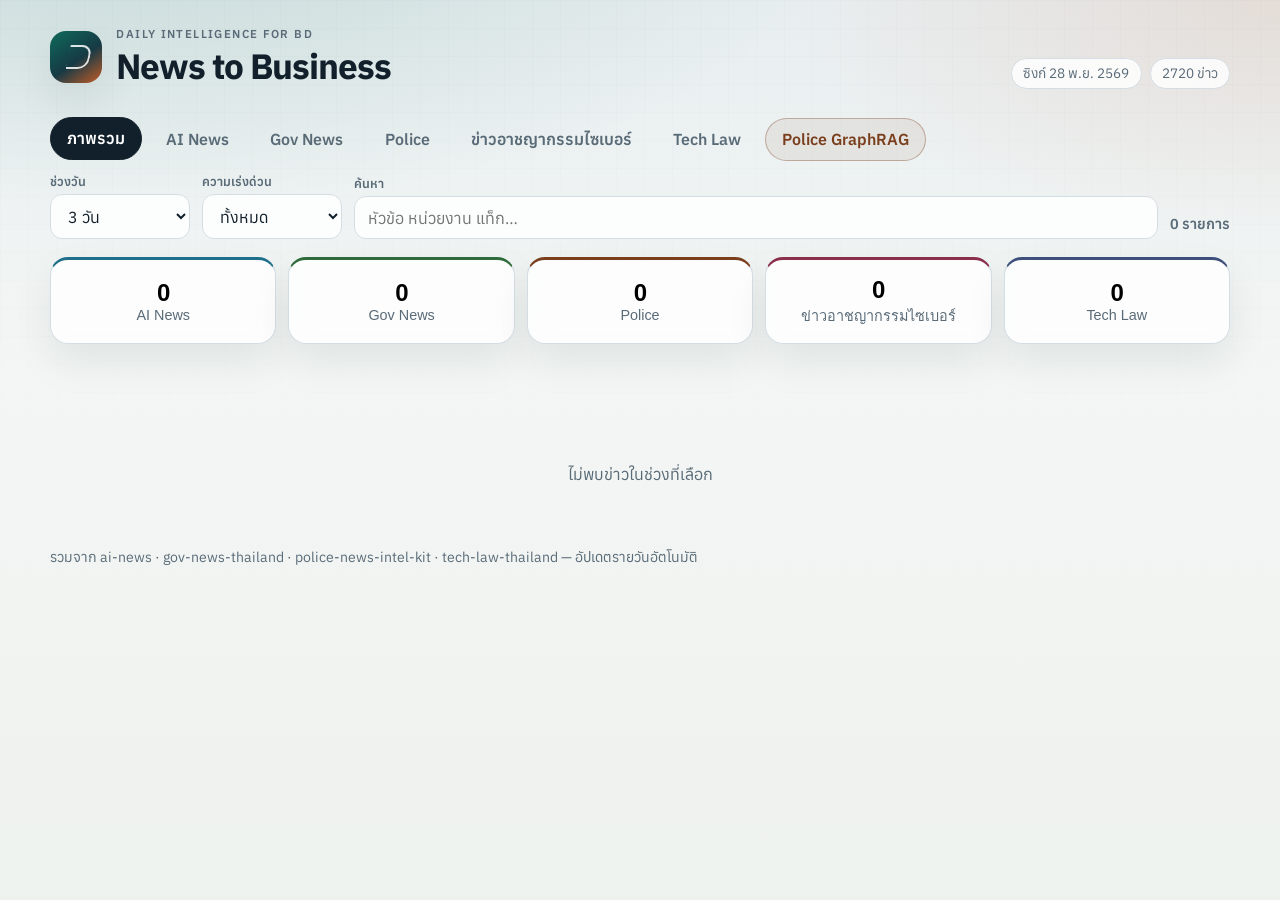
<file: index.html>
<!DOCTYPE html>
<html lang="th">
<head>
  <meta charset="UTF-8" />
  <meta name="viewport" content="width=device-width, initial-scale=1" />
  <meta http-equiv="Cache-Control" content="no-cache, no-store, must-revalidate" />
  <meta name="description" content="News to Business — รวมข่าว AI ภาครัฐ ตำรวจ และกฎหมายเทคโนโลยี เพื่อโอกาสทางธุรกิจ" />
  <title>News to Business</title>
  <link rel="preconnect" href="https://fonts.googleapis.com" />
  <link rel="preconnect" href="https://fonts.gstatic.com" crossorigin />
  <link href="https://fonts.googleapis.com/css2?family=Anuphan:wght@400;500;600;700&family=IBM+Plex+Sans:wght@400;500;600;700&display=swap" rel="stylesheet" />
  <link rel="stylesheet" href="assets/css/site.css?v=20261118c" />
</head>
<body>
  <div class="bg-grid" aria-hidden="true"></div>

  <header class="site-header">
    <div class="wrap header-row">
      <div class="brand">
        <span class="brand-mark" aria-hidden="true"></span>
        <div class="brand-text">
          <p class="brand-kicker">Daily intelligence for BD</p>
          <h1>News to Business</h1>
        </div>
      </div>
      <div class="header-meta">
        <span class="meta-pill" id="syncStamp">กำลังโหลด…</span>
        <span class="meta-pill" id="totalCount">— ข่าว</span>
      </div>
    </div>
  </header>

  <nav class="topic-tabs wrap" aria-label="หัวข้อข่าว">
    <button type="button" class="topic-tab is-active" data-topic="all">ภาพรวม</button>
    <button type="button" class="topic-tab" data-topic="ai">AI News</button>
    <button type="button" class="topic-tab" data-topic="gov">Gov News</button>
    <button type="button" class="topic-tab" data-topic="police">Police</button>
    <button type="button" class="topic-tab" data-topic="police-cyber">ข่าวอาชญากรรมไซเบอร์</button>
    <button type="button" class="topic-tab" data-topic="tech-law">Tech Law</button>
    <a class="topic-tab topic-link" href="./police-intel.html">Police GraphRAG</a>
  </nav>

  <section class="toolbar wrap">
    <label class="field">
      <span>ช่วงวัน</span>
      <select id="rangeSelect">
        <option value="1">วันนี้</option>
        <option value="3" selected>3 วัน</option>
        <option value="7">7 วัน</option>
        <option value="14">14 วัน</option>
        <option value="30">30 วัน</option>
        <option value="all">ทั้งหมด</option>
      </select>
    </label>
    <label class="field">
      <span>ความเร่งด่วน</span>
      <select id="urgencySelect">
        <option value="all">ทั้งหมด</option>
        <option value="high">High</option>
        <option value="medium">Medium</option>
        <option value="low">Low</option>
      </select>
    </label>
    <label class="field grow">
      <span>ค้นหา</span>
      <input id="searchInput" type="search" placeholder="หัวข้อ หน่วยงาน แท็ก…" autocomplete="off" />
    </label>
    <p class="result-count" id="resultCount">0 รายการ</p>
  </section>

  <main class="wrap">
    <section class="overview-strip" id="overviewStrip" hidden></section>
    <section class="card-grid" id="cardGrid" aria-live="polite"></section>
    <p class="empty" id="emptyMsg" hidden>ไม่พบข่าวในช่วงที่เลือก</p>
  </main>

  <dialog class="detail-dialog" id="detailDialog">
    <form method="dialog" class="detail-sheet">
      <header class="detail-head">
        <p class="detail-topic" id="detailTopic"></p>
        <button type="submit" class="detail-close" aria-label="ปิด">×</button>
      </header>
      <h2 id="detailTitle"></h2>
      <p class="detail-meta" id="detailMeta"></p>
      <div class="detail-body" id="detailBody"></div>
      <p class="detail-link" id="detailLink"></p>
    </form>
  </dialog>

  <footer class="site-footer wrap">
    <p>รวมจาก ai-news · gov-news-thailand · police-news-intel-kit · tech-law-thailand — อัปเดตรายวันอัตโนมัติ</p>
  </footer>

  <script src="js/app.js?v=20261118c"></script>
</body>
</html>
</file>
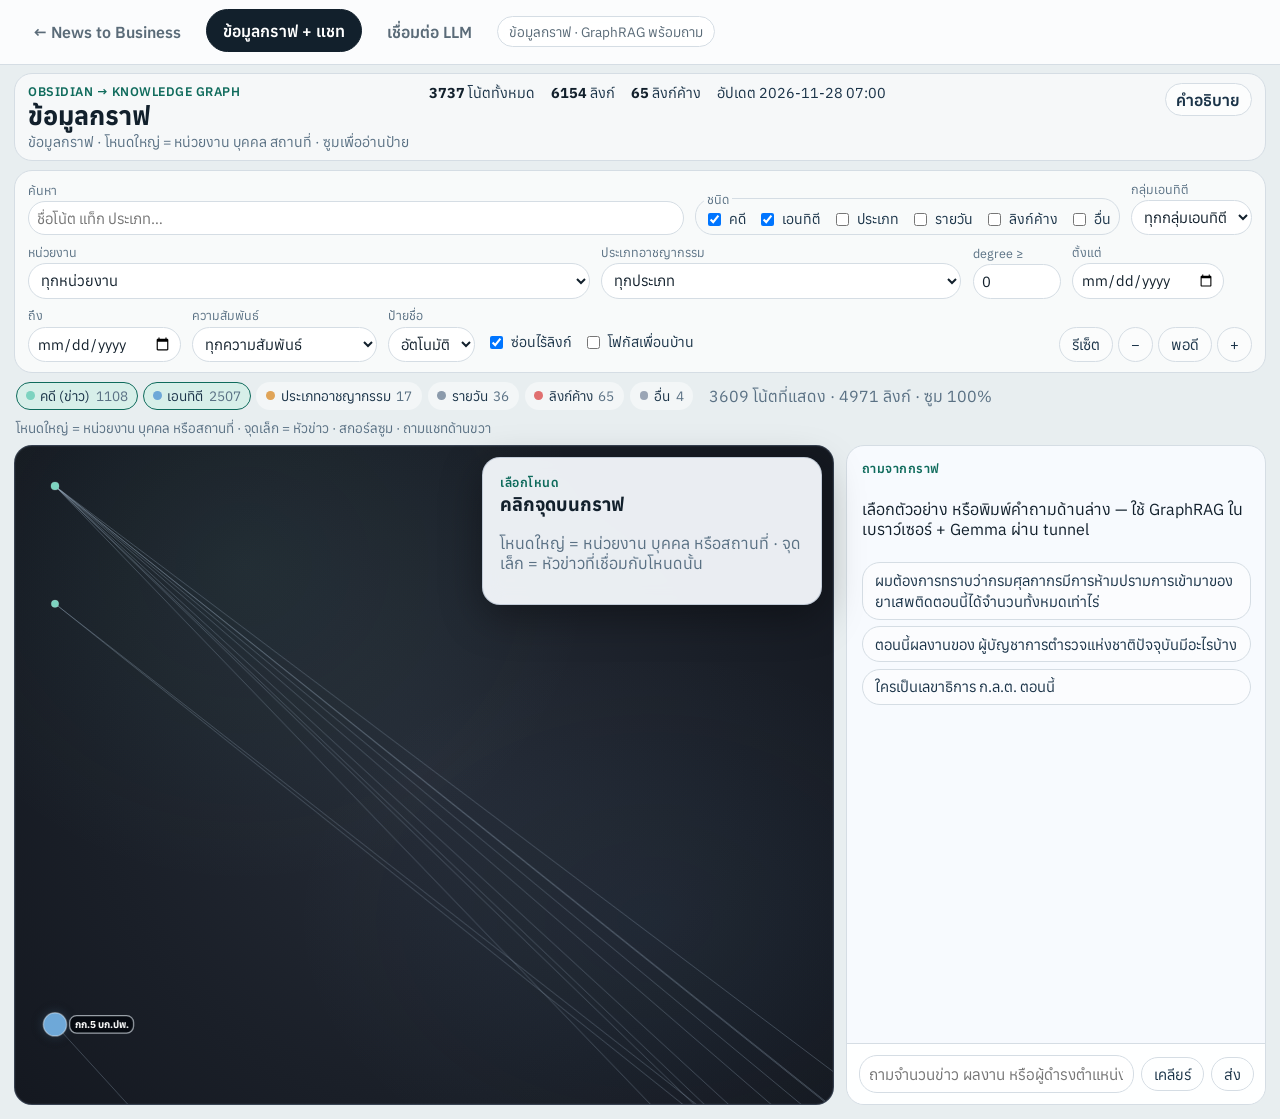
<file: police-intel.html>
<!DOCTYPE html>
<html lang="th">
<head>
  <meta charset="utf-8" />
  <meta name="viewport" content="width=device-width, initial-scale=1" />
  <meta http-equiv="Cache-Control" content="no-cache, no-store, must-revalidate" />
  <title>Police GraphRAG — News to Business</title>
  <link rel="preconnect" href="https://fonts.googleapis.com" />
  <link rel="preconnect" href="https://fonts.gstatic.com" crossorigin />
  <link href="https://fonts.googleapis.com/css2?family=Anuphan:wght@400;500;600;700&family=IBM+Plex+Sans:wght@400;500;600;700&display=swap" rel="stylesheet" />
  <link rel="stylesheet" href="assets/css/site.css?v=20261118b" />
  <link rel="stylesheet" href="assets/css/police-brain.css?v=20261118b" />
</head>
<body class="is-brain">
  <div class="police-intel-bar">
    <a class="topic-tab" href="./index.html">← News to Business</a>
    <button type="button" class="topic-tab is-active" data-police-tab="brain">ข้อมูลกราฟ + แชท</button>
    <button type="button" class="topic-tab" data-police-tab="connect">เชื่อมต่อ LLM</button>
    <span class="meta-pill" id="police-status">กำลังโหลด…</span>
  </div>

  <main id="main" class="wrap main-brain">
    <section id="view-brain" class="view-brain">
      <div class="brain-shell">
        <header class="brain-topbar">
          <div class="brain-topbar-title">
            <p class="brain-kicker">Obsidian → knowledge graph</p>
            <h1>ข้อมูลกราฟ</h1>
            <p class="brain-status-line" id="brain-status"></p>
          </div>
          <div class="brain-stats" id="brain-stats" aria-live="polite"></div>
          <details class="brain-help-box">
            <summary>คำอธิบาย</summary>
            <div id="brain-help" class="brain-help"></div>
          </details>
        </header>

        <div class="brain-filterbar" aria-label="ตัวกรองกราฟ">
          <label class="brain-field brain-field-search">
            <span>ค้นหา</span>
            <input id="brain-search" type="search" placeholder="ชื่อโน้ต แท็ก ประเภท…" />
          </label>
          <fieldset class="brain-fieldset brain-fieldset-inline">
            <legend>ชนิด</legend>
            <div id="brain-kind-checks" class="brain-checks brain-checks-row">
              <label><input type="checkbox" data-kind-check="case" checked /> คดี</label>
              <label><input type="checkbox" data-kind-check="entity" checked /> เอนทิตี</label>
              <label><input type="checkbox" data-kind-check="crime_type" /> ประเภท</label>
              <label><input type="checkbox" data-kind-check="daily" /> รายวัน</label>
              <label><input type="checkbox" data-kind-check="unresolved" /> ลิงก์ค้าง</label>
              <label><input type="checkbox" data-kind-check="other" /> อื่น</label>
            </div>
          </fieldset>
          <label class="brain-field">
            <span>กลุ่มเอนทิตี</span>
            <select id="brain-entity-group"><option value="">ทั้งหมด</option></select>
          </label>
          <label class="brain-field">
            <span>หน่วยงาน</span>
            <select id="brain-bureau"><option value="">ทั้งหมด</option></select>
          </label>
          <label class="brain-field">
            <span>ประเภทอาชญากรรม</span>
            <select id="brain-crime-type"><option value="">ทุกประเภท</option></select>
          </label>
          <label class="brain-field brain-field-narrow">
            <span>degree ≥</span>
            <input id="brain-min-degree" type="number" min="0" max="50" value="0" />
          </label>
          <label class="brain-field">
            <span>ตั้งแต่</span>
            <input id="brain-date-from" type="date" />
          </label>
          <label class="brain-field">
            <span>ถึง</span>
            <input id="brain-date-to" type="date" />
          </label>
          <label class="brain-field">
            <span>ความสัมพันธ์</span>
            <select id="brain-relation"><option value="">ทุกความสัมพันธ์</option></select>
          </label>
          <label class="brain-field">
            <span>ป้ายชื่อ</span>
            <select id="brain-labels">
              <option value="auto" selected>อัตโนมัติ</option>
              <option value="all">ทั้งหมด</option>
              <option value="none">ซ่อน</option>
            </select>
          </label>
          <label class="brain-check">
            <input type="checkbox" id="brain-hide-orphans" checked />
            ซ่อนไร้ลิงก์
          </label>
          <label class="brain-check">
            <input type="checkbox" id="brain-isolate" />
            โฟกัสเพื่อนบ้าน
          </label>
          <div class="brain-filter-actions">
            <button type="button" class="btn-ghost" id="brain-reset">รีเซ็ต</button>
            <button type="button" class="btn-ghost" id="brain-zoom-out" title="ซูมออก">−</button>
            <button type="button" class="btn-ghost" id="brain-zoom-fit" title="พอดีจอ">พอดี</button>
            <button type="button" class="btn-ghost" id="brain-zoom-in" title="ซูมเข้า">+</button>
          </div>
        </div>

        <div class="brain-legend-row">
          <div class="brain-legend" id="brain-legend" aria-label="คำอธิบายสี"></div>
          <span class="muted" id="brain-meta"></span>
          <span class="muted brain-hint">โหนดใหญ่ = หน่วยงาน บุคคล หรือสถานที่ · จุดเล็ก = หัวข่าว · สกอร์ลซูม · ถามแชทด้านขวา</span>
        </div>

        <div class="brain-workspace">
          <div class="brain-stage">
            <canvas id="brain-canvas" width="1600" height="900" aria-label="ข้อมูลกราฟ"></canvas>
            <aside id="brain-detail" class="brain-detail" aria-live="polite"></aside>
          </div>
          <aside class="brain-chat" aria-label="แชทถามจากกราฟ">
            <div class="brain-chat-log" id="brain-chat-log">
              <div class="brain-chat-empty" id="brain-chat-empty">
                <p class="brain-kind">ถามจากกราฟ</p>
                <p>เลือกตัวอย่าง หรือพิมพ์คำถามด้านล่าง — ใช้ GraphRAG ในเบราว์เซอร์ + Gemma ผ่าน tunnel</p>
                <div class="brain-ask-examples" id="brain-ask-examples">
                  <button type="button" class="btn-ghost brain-example" data-example="0" data-mode="all">ผมต้องการทราบว่ากรมศุลกากรมีการห้ามปรามการเข้ามาของยาเสพติดตอนนี้ได้จำนวนทั้งหมดเท่าไร่</button>
                  <button type="button" class="btn-ghost brain-example" data-example="1" data-mode="all">ตอนนี้ผลงานของ ผู้บัญชาการตำรวจแห่งชาติปัจจุบันมีอะไรบ้าง</button>
                  <button type="button" class="btn-ghost brain-example" data-example="2" data-mode="all">ใครเป็นเลขาธิการ ก.ล.ต. ตอนนี้</button>
                </div>
              </div>
            </div>
            <form class="brain-chat-form" id="brain-chat-form">
              <label class="sr-only" for="brain-question">ถามจากกราฟ</label>
              <input id="brain-question" type="text" placeholder="ถามจำนวนข่าว ผลงาน หรือผู้ดำรงตำแหน่ง…" autocomplete="off" />
              <button type="button" class="btn-ghost" id="brain-chat-clear">เคลียร์</button>
              <button type="submit" class="btn-ghost" id="brain-ask-submit">ส่ง</button>
            </form>
          </aside>
        </div>

        <p class="muted" id="brain-empty" hidden>
          ยังไม่มี <code>data/police/graph.json</code> — รอ DailyPush ซิงก์จาก police-news-intel-kit
        </p>
      </div>
    </section>

    <section id="view-connect" class="view-connect" hidden>
      <section class="hero hero-compact" style="padding:1.2rem 1rem 0.4rem">
        <p class="brain-kicker">ค่าในเบราว์เซอร์นี้เท่านั้น</p>
        <h1 style="margin:0.2rem 0">เชื่อมต่อ</h1>
        <p class="muted">แชทเรียก Gemma ผ่านฐาน HTTPS — ถ้าเว้นว่าง หน้านี้จะอ่าน <code>data/police/tunnel.json</code> อัตโนมัติ</p>
      </section>
      <section class="panel connect-panel">
        <div class="connect-grid">
          <label class="brain-field">
            <span>ฐาน HTTPS (ไม่บังคับ)</span>
            <input id="connect-public-base" type="url" placeholder="https://….ngrok-free.app" autocomplete="off" />
          </label>
        </div>
        <dl class="connect-derived">
          <div><dt>LLM</dt><dd><code id="connect-llm-url">…</code></dd></div>
          <div><dt>MCP</dt><dd><code id="connect-mcp-url">…</code></dd></div>
        </dl>
        <p class="muted">โมเดล google/gemma-4-e2b · LLM คือ {ฐาน}/1234/v1/chat/completions · MCP คือ {ฐาน}/8787/mcp</p>
        <div class="connect-actions">
          <button type="button" class="btn-ghost" id="connect-save">บันทึก</button>
          <button type="button" class="btn-ghost" id="connect-test">ทดสอบ MCP</button>
          <button type="button" class="btn-ghost" id="connect-test-llm">ทดสอบ LLM</button>
        </div>
        <p class="muted" id="connect-status" aria-live="polite"></p>
        <pre id="connect-llm-reply" class="connect-llm-reply" hidden></pre>
      </section>
    </section>
  </main>

  <script src="js/police/format.js?v=20261118b" defer></script>
  <script src="js/police/positions.js?v=20261118b" defer></script>
  <script src="js/police/graph.js?v=20261118b" defer></script>
  <script src="js/police/rag.js?v=20261118b" defer></script>
  <script src="js/police/boot.js?v=20261118b" defer></script>
</body>
</html>
</file>
<file: assets/css/site.css>
:root {
  --ink: #12202c;
  --muted: #5a6b78;
  --paper: #f3f6f4;
  --panel: rgba(255, 255, 255, 0.82);
  --line: #d5dde4;
  --accent: #0f6b5c;
  --accent-2: #c45c26;
  --ai: #1f6f8b;
  --gov: #2f6b3a;
  --police: #7a3e1d;
  --law: #3d4f7a;
  --high: #b42318;
  --med: #b54708;
  --low: #027a48;
  --shadow: 0 18px 40px rgba(18, 32, 44, 0.08);
  --radius: 18px;
  --font: "Anuphan", "IBM Plex Sans", sans-serif;
}

* { box-sizing: border-box; }
html, body { margin: 0; min-height: 100%; }
body {
  font-family: var(--font);
  color: var(--ink);
  background:
    radial-gradient(1200px 500px at 10% -10%, rgba(15, 107, 92, 0.16), transparent 60%),
    radial-gradient(900px 420px at 100% 0%, rgba(196, 92, 38, 0.12), transparent 55%),
    linear-gradient(180deg, #e8eef0 0%, var(--paper) 42%, #eef2ef 100%);
}

.bg-grid {
  position: fixed;
  inset: 0;
  pointer-events: none;
  opacity: 0.35;
  background-image:
    linear-gradient(rgba(18, 32, 44, 0.04) 1px, transparent 1px),
    linear-gradient(90deg, rgba(18, 32, 44, 0.04) 1px, transparent 1px);
  background-size: 28px 28px;
  mask-image: linear-gradient(180deg, #000 0%, transparent 85%);
}

.wrap {
  width: min(1180px, calc(100% - 2rem));
  margin-inline: auto;
}

.site-header {
  padding: 1.6rem 0 0.8rem;
  position: relative;
  z-index: 1;
}

.header-row {
  display: flex;
  justify-content: space-between;
  gap: 1rem;
  align-items: flex-end;
  flex-wrap: wrap;
}

.brand { display: flex; gap: 0.9rem; align-items: center; }
.brand-mark {
  width: 52px;
  height: 52px;
  border-radius: 16px;
  background:
    linear-gradient(145deg, var(--accent), #163a45 55%, var(--accent-2));
  box-shadow: var(--shadow);
  position: relative;
}
.brand-mark::after {
  content: "";
  position: absolute;
  inset: 14px 12px 14px 18px;
  border: 2px solid rgba(255,255,255,0.85);
  border-left: 0;
  border-radius: 0 10px 10px 0;
  transform: skewX(-12deg);
}
.brand-kicker {
  margin: 0;
  text-transform: uppercase;
  letter-spacing: 0.12em;
  font-size: 0.72rem;
  color: var(--muted);
  font-weight: 600;
}
.brand-text h1 {
  margin: 0.15rem 0 0;
  font-size: clamp(1.6rem, 3vw, 2.2rem);
  letter-spacing: -0.03em;
}

.header-meta { display: flex; gap: 0.5rem; flex-wrap: wrap; }
.meta-pill, .topic-chip, .urgency {
  display: inline-flex;
  align-items: center;
  gap: 0.35rem;
  padding: 0.35rem 0.7rem;
  border-radius: 999px;
  background: var(--panel);
  border: 1px solid var(--line);
  font-size: 0.85rem;
  color: var(--muted);
  backdrop-filter: blur(8px);
}

.topic-tabs {
  display: flex;
  gap: 0.45rem;
  flex-wrap: wrap;
  margin: 1rem auto 0.8rem;
  position: relative;
  z-index: 1;
}
.topic-tab {
  appearance: none;
  border: 1px solid transparent;
  background: transparent;
  color: var(--muted);
  font: inherit;
  font-weight: 600;
  padding: 0.65rem 1rem;
  border-radius: 999px;
  cursor: pointer;
  transition: background 160ms ease, color 160ms ease, border-color 160ms ease, transform 160ms ease;
}
.topic-tab:hover { color: var(--ink); background: rgba(255,255,255,0.55); }
.topic-tab.is-active {
  color: #fff;
  background: var(--ink);
  border-color: var(--ink);
  transform: translateY(-1px);
}
a.topic-link {
  text-decoration: none;
  border: 1px solid rgba(122, 62, 29, 0.35);
  color: var(--police);
  background: rgba(122, 62, 29, 0.08);
}
a.topic-link:hover {
  color: #fff;
  background: var(--police);
  border-color: var(--police);
}

.toolbar {
  display: flex;
  gap: 0.75rem;
  align-items: end;
  flex-wrap: wrap;
  margin-bottom: 1.1rem;
  position: relative;
  z-index: 1;
}
.field {
  display: grid;
  gap: 0.3rem;
  min-width: 140px;
}
.field.grow { flex: 1 1 220px; }
.field span {
  font-size: 0.78rem;
  color: var(--muted);
  font-weight: 600;
}
.field select, .field input {
  font: inherit;
  border: 1px solid var(--line);
  background: var(--panel);
  border-radius: 12px;
  padding: 0.65rem 0.8rem;
  color: var(--ink);
  outline: none;
}
.field select:focus, .field input:focus {
  border-color: var(--accent);
  box-shadow: 0 0 0 3px rgba(15, 107, 92, 0.15);
}
.result-count {
  margin: 0 0 0.35rem;
  color: var(--muted);
  font-size: 0.9rem;
  font-weight: 600;
}

.overview-strip {
  display: grid;
  grid-template-columns: repeat(5, minmax(0, 1fr));
  gap: 0.75rem;
  margin-bottom: 1rem;
}
.overview-card {
  background: var(--panel);
  border: 1px solid var(--line);
  border-radius: var(--radius);
  padding: 1rem;
  box-shadow: var(--shadow);
  backdrop-filter: blur(10px);
  animation: rise 420ms ease both;
}
.overview-card strong {
  display: block;
  font-size: 1.5rem;
  letter-spacing: -0.03em;
}
.overview-card span { color: var(--muted); font-size: 0.9rem; }
.overview-card[data-topic="ai"] { border-top: 3px solid var(--ai); }
.overview-card[data-topic="gov"] { border-top: 3px solid var(--gov); }
.overview-card[data-topic="police"] { border-top: 3px solid var(--police); }
.overview-card[data-topic="police-cyber"] { border-top: 3px solid #8a2f4b; }
.overview-card[data-topic="tech-law"] { border-top: 3px solid var(--law); }

.card-grid {
  display: grid;
  grid-template-columns: repeat(auto-fill, minmax(280px, 1fr));
  gap: 0.9rem;
  padding-bottom: 2.5rem;
  position: relative;
  z-index: 1;
}

.card {
  appearance: none;
  text-align: left;
  border: 1px solid var(--line);
  background: var(--panel);
  border-radius: var(--radius);
  padding: 1rem 1rem 0.95rem;
  cursor: pointer;
  box-shadow: var(--shadow);
  backdrop-filter: blur(10px);
  display: grid;
  gap: 0.55rem;
  transition: transform 160ms ease, border-color 160ms ease, box-shadow 160ms ease;
  animation: rise 480ms ease both;
}
.card:hover {
  transform: translateY(-3px);
  border-color: rgba(15, 107, 92, 0.35);
  box-shadow: 0 22px 44px rgba(18, 32, 44, 0.12);
}
.card-top {
  display: flex;
  justify-content: space-between;
  gap: 0.5rem;
  align-items: center;
}
.topic-chip[data-topic="ai"] { color: var(--ai); border-color: rgba(31,111,139,0.25); background: rgba(31,111,139,0.08); }
.topic-chip[data-topic="gov"] { color: var(--gov); border-color: rgba(47,107,58,0.25); background: rgba(47,107,58,0.08); }
.topic-chip[data-topic="police"] { color: var(--police); border-color: rgba(122,62,29,0.25); background: rgba(122,62,29,0.08); }
.topic-chip[data-topic="police-cyber"] { color: #8a2f4b; border-color: rgba(138,47,75,0.25); background: rgba(138,47,75,0.08); }
.topic-chip[data-topic="tech-law"] { color: var(--law); border-color: rgba(61,79,122,0.25); background: rgba(61,79,122,0.08); }
.urgency[data-u="high"] { color: var(--high); }
.urgency[data-u="medium"] { color: var(--med); }
.urgency[data-u="low"] { color: var(--low); }
.card h3 {
  margin: 0;
  font-size: 1.05rem;
  line-height: 1.35;
  letter-spacing: -0.01em;
}
.card p {
  margin: 0;
  color: var(--muted);
  font-size: 0.92rem;
  line-height: 1.45;
  display: -webkit-box;
  -webkit-line-clamp: 3;
  -webkit-box-orient: vertical;
  overflow: hidden;
}
.card-foot {
  display: flex;
  justify-content: space-between;
  gap: 0.5rem;
  color: var(--muted);
  font-size: 0.8rem;
}

.empty {
  text-align: center;
  color: var(--muted);
  padding: 3rem 1rem;
}

.detail-dialog {
  border: none;
  border-radius: 22px;
  padding: 0;
  width: min(720px, calc(100% - 1.5rem));
  background: #fff;
  box-shadow: 0 30px 80px rgba(18, 32, 44, 0.28);
}
.detail-dialog::backdrop { background: rgba(12, 20, 28, 0.45); backdrop-filter: blur(4px); }
.detail-sheet { padding: 1.25rem 1.35rem 1.5rem; }
.detail-head { display: flex; justify-content: space-between; align-items: center; }
.detail-close {
  border: none;
  background: #eef2f4;
  width: 36px;
  height: 36px;
  border-radius: 999px;
  font-size: 1.3rem;
  cursor: pointer;
  color: var(--ink);
}
.detail-topic { margin: 0; color: var(--accent); font-weight: 700; font-size: 0.85rem; }
.detail-sheet h2 { margin: 0.55rem 0 0.4rem; font-size: 1.35rem; line-height: 1.3; }
.detail-meta { margin: 0 0 1rem; color: var(--muted); font-size: 0.9rem; }
.detail-body {
  color: var(--ink);
  line-height: 1.65;
  white-space: pre-wrap;
  max-height: min(50vh, 420px);
  overflow: auto;
}
.detail-body :is(p, ul, ol) { margin: 0 0 0.8rem; }
.detail-link a {
  color: var(--accent);
  font-weight: 600;
  text-decoration: none;
}
.detail-link a:hover { text-decoration: underline; }

.site-footer {
  padding: 0 0 2rem;
  color: var(--muted);
  font-size: 0.88rem;
  position: relative;
  z-index: 1;
}

@keyframes rise {
  from { opacity: 0; transform: translateY(10px); }
  to { opacity: 1; transform: translateY(0); }
}

@media (max-width: 980px) {
  .overview-strip { grid-template-columns: repeat(3, minmax(0, 1fr)); }
}
@media (max-width: 860px) {
  .overview-strip { grid-template-columns: repeat(2, minmax(0, 1fr)); }
}
@media (max-width: 560px) {
  .overview-strip { grid-template-columns: 1fr; }
  .brand-mark { width: 44px; height: 44px; }
}
</file>
<file: assets/css/police-brain.css>
﻿/* Police GraphRAG / chat styles — adapted from police-news-intel-kit */
:root {
  --ink-soft: #1a3348;
  --mist: #e6eef4;
  --teal: #0f6b5c;
  --teal-soft: #d7efe9;
  --amber-soft: #f8e6dc;
  --slate: #5a7184;
  --font-display: "Anuphan", "IBM Plex Sans", sans-serif;
  --font-body: "Anuphan", "IBM Plex Sans", sans-serif;
  --max: 1180px;
}
.sr-only {
  position: absolute; width: 1px; height: 1px; padding: 0; margin: -1px;
  overflow: hidden; clip: rect(0,0,0,0); border: 0;
}
.muted { color: var(--slate); }
body.is-brain .site-header,
body.is-brain .topic-tabs,
body.is-brain .toolbar,
body.is-brain .site-footer { display: none; }
body.is-brain { background: #e8eef0; }
#main.main-brain.wrap { width: 100%; max-width: none; margin: 0; padding: 0; }
.view-brain { width: 100%; }
.police-intel-bar {
  display:flex; flex-wrap:wrap; gap:0.5rem; align-items:center;
  padding:0.65rem 1rem; border-bottom:1px solid var(--line);
  background: rgba(255,255,255,0.85); position:relative; z-index:2;
}
.police-intel-bar a, .police-intel-bar button.topic-tab {
  text-decoration:none;
}
.connect-panel { padding: 1rem; }
.connect-grid { display:grid; gap:0.75rem; margin-bottom:0.75rem; }
.connect-derived { display:grid; gap:0.4rem; margin:0.5rem 0 1rem; }
.connect-derived dt { color: var(--slate); font-size:0.8rem; }
.connect-derived dd { margin:0; word-break:break-all; }
.connect-actions { display:flex; flex-wrap:wrap; gap:0.45rem; }
.connect-llm-reply {
  white-space:pre-wrap; background:#fff; border:1px solid var(--line);
  border-radius:12px; padding:0.75rem; max-height:240px; overflow:auto;
}
#main.main-brain.wrap {
  width: 100%;
  max-width: none;
  margin: 0;
  padding: 0;
}

.view-brain {
  width: 100%;
}

.brain-shell {
  display: flex;
  flex-direction: column;
  gap: 0.55rem;
  width: 100%;
  padding: 0.55rem 0.85rem 0.85rem;
  min-height: calc(100vh - 7.5rem);
  box-sizing: border-box;
}

.brain-topbar {
  display: flex;
  flex-wrap: wrap;
  align-items: flex-start;
  gap: 0.75rem 1.25rem;
  width: 100%;
  padding: 0.55rem 0.85rem;
  border: 1px solid var(--line);
  border-radius: var(--radius);
  background: rgba(255, 255, 255, 0.62);
}

.brain-topbar-title {
  min-width: 12rem;
}

.brain-kicker {
  margin: 0;
  font-size: 0.78rem;
  letter-spacing: 0.04em;
  text-transform: uppercase;
  color: var(--teal);
  font-weight: 600;
}

.brain-topbar-title h1 {
  margin: 0.1rem 0;
  font-family: var(--font-display);
  font-size: clamp(1.35rem, 2vw, 1.75rem);
  line-height: 1.2;
}

.brain-status-line {
  margin: 0;
  font-size: 0.88rem;
  color: var(--slate);
}

.brain-stats {
  display: flex;
  flex-wrap: wrap;
  gap: 0.5rem 1rem;
  align-items: center;
  font-size: 0.9rem;
  color: var(--ink-soft);
  flex: 1 1 auto;
}

.brain-stats strong {
  color: var(--ink);
  font-weight: 700;
}

.brain-help-box {
  position: relative;
  border: 1px solid var(--line);
  border-radius: var(--radius);
  background: rgba(255, 255, 255, 0.7);
  padding: 0.35rem 0.65rem;
  margin-left: auto;
}

.brain-help-box summary {
  cursor: pointer;
  font-family: var(--font-display);
  font-weight: 600;
  color: var(--ink-soft);
  list-style: none;
}

.brain-help-box summary::-webkit-details-marker {
  display: none;
}

.brain-help {
  position: absolute;
  right: 0;
  top: calc(100% + 0.35rem);
  z-index: 20;
  width: min(420px, 92vw);
  max-height: 50vh;
  overflow: auto;
  padding: 0.75rem 0.9rem;
  border: 1px solid var(--line);
  border-radius: var(--radius);
  background: #fff;
  box-shadow: var(--shadow);
  font-size: 0.9rem;
  color: var(--ink-soft);
}

.brain-help h3 {
  margin: 0.65rem 0 0.3rem;
  font-size: 0.95rem;
  font-family: var(--font-display);
  color: var(--ink);
}

.brain-help h3:first-child {
  margin-top: 0;
}

.brain-help ul {
  margin: 0.25rem 0 0.5rem;
  padding-left: 1.1rem;
}

.brain-help-colors {
  list-style: none;
  padding-left: 0;
}

.brain-help-colors li {
  display: flex;
  gap: 0.5rem;
  align-items: flex-start;
  margin-bottom: 0.4rem;
}

.brain-help-colors i {
  width: 0.65rem;
  height: 0.65rem;
  border-radius: 50%;
  margin-top: 0.35rem;
  flex: 0 0 auto;
}

.brain-filterbar {
  display: flex;
  flex-wrap: wrap;
  align-items: flex-end;
  gap: 0.55rem 0.7rem;
  width: 100%;
  padding: 0.65rem 0.85rem;
  border: 1px solid var(--line);
  border-radius: var(--radius);
  background: rgba(255, 255, 255, 0.7);
}

.brain-field {
  display: flex;
  flex-direction: column;
  gap: 0.2rem;
  font-size: 0.78rem;
  color: var(--slate);
  margin: 0;
}

.brain-field-search {
  flex: 1 1 14rem;
  min-width: 12rem;
}

#brain-relation {
  max-width: 16rem;
}

.brain-field-narrow {
  width: 5.5rem;
}

.brain-field input,
.brain-field select {
  font-family: var(--font-body);
  font-size: 0.92rem;
  color: var(--ink);
  border: 1px solid var(--line);
  border-radius: var(--radius);
  padding: 0.38rem 0.5rem;
  background: #fff;
  min-height: 2.15rem;
}

.brain-fieldset {
  border: 1px solid var(--line);
  border-radius: var(--radius);
  margin: 0;
  padding: 0.2rem 0.5rem 0.35rem;
}

.brain-fieldset-inline {
  display: flex;
  flex-direction: column;
}

.brain-fieldset legend {
  font-size: 0.78rem;
  color: var(--slate);
  padding: 0 0.2rem;
}

.brain-checks-row {
  display: flex;
  flex-wrap: wrap;
  gap: 0.35rem 0.7rem;
  font-size: 0.88rem;
  color: var(--ink-soft);
}

.brain-checks label,
.brain-check {
  display: inline-flex;
  align-items: center;
  gap: 0.3rem;
  cursor: pointer;
  white-space: nowrap;
}

.brain-check {
  font-size: 0.88rem;
  color: var(--ink-soft);
  margin: 0 0 0.15rem;
  min-height: 2.15rem;
}

.brain-filter-actions {
  display: flex;
  flex-wrap: wrap;
  gap: 0.3rem;
  align-items: center;
  margin-left: auto;
}

.btn-ghost {
  border: 1px solid var(--line);
  background: rgba(255, 255, 255, 0.55);
  color: var(--ink-soft);
  font-family: var(--font-body);
  font-size: 0.92rem;
  padding: 0.4rem 0.75rem;
  border-radius: var(--radius);
  cursor: pointer;
  min-height: 2.15rem;
}

.btn-ghost:hover {
  border-color: var(--teal);
  color: var(--teal);
}

.brain-legend-row {
  display: flex;
  flex-wrap: wrap;
  align-items: center;
  gap: 0.55rem 1rem;
  width: 100%;
  padding: 0 0.15rem;
}

.brain-legend {
  display: flex;
  flex-wrap: wrap;
  gap: 0.35rem;
}

.brain-legend-item {
  display: inline-flex;
  align-items: center;
  gap: 0.35rem;
  border: 1px solid transparent;
  background: rgba(255, 255, 255, 0.45);
  color: var(--ink-soft);
  font-size: 0.85rem;
  padding: 0.25rem 0.55rem;
  border-radius: 999px;
  cursor: pointer;
  font-family: var(--font-body);
}

.brain-legend-item i {
  width: 0.55rem;
  height: 0.55rem;
  border-radius: 50%;
  display: inline-block;
}

.brain-legend-item span {
  color: var(--slate);
}

.brain-legend-item.is-active {
  border-color: var(--teal);
  background: var(--teal-soft);
}

.brain-hint {
  margin: 0;
  font-size: 0.84rem;
}

.brain-workspace {
  display: grid;
  grid-template-columns: minmax(0, 1fr) minmax(300px, 420px);
  gap: 0.75rem;
  align-items: stretch;
  height: calc(100vh - 15rem);
  min-height: 640px;
}

.brain-workspace .brain-stage {
  min-height: 0;
  height: 100%;
}

.brain-workspace #brain-canvas {
  height: 100%;
  min-height: 0;
}

.brain-chat {
  display: flex;
  flex-direction: column;
  min-height: 0;
  height: 100%;
  border: 1px solid var(--line);
  border-radius: var(--radius);
  background: rgba(248, 251, 255, 0.96);
  overflow: hidden;
}

.brain-chat-log {
  flex: 1 1 auto;
  min-height: 0;
  max-height: none;
  overflow: auto;
  display: flex;
  flex-direction: column;
  gap: 0.85rem;
  padding: 0.85rem 0.9rem 1rem;
}

.brain-chat-empty {
  display: flex;
  flex-direction: column;
  gap: 0.45rem;
}

.brain-chat-empty[hidden] {
  display: none;
}

.brain-ask-examples {
  display: flex;
  flex-direction: column;
  gap: 0.4rem;
}

.brain-example {
  white-space: normal;
  text-align: left;
  line-height: 1.45;
  height: auto;
}

.chat-turn {
  display: flex;
  flex-direction: column;
  gap: 0.45rem;
}

.chat-bubble {
  border-radius: var(--radius);
  padding: 0.7rem 0.8rem;
}

.chat-user {
  align-self: flex-end;
  max-width: 95%;
  background: var(--teal-soft);
  color: var(--ink);
}

.chat-assistant {
  align-self: stretch;
  background: #fff;
  border: 1px solid var(--line);
}

.brain-chat-form {
  display: flex;
  gap: 0.45rem;
  align-items: center;
  padding: 0.7rem;
  border-top: 1px solid var(--line);
  background: rgba(255, 255, 255, 0.92);
}

.brain-chat-form input {
  flex: 1 1 auto;
  min-width: 0;
  font-family: var(--font-body);
  font-size: 0.95rem;
  color: var(--ink);
  border: 1px solid var(--line);
  border-radius: var(--radius);
  padding: 0.45rem 0.6rem;
  background: #fff;
  min-height: 2.4rem;
}

.rag-holder {
  margin: 0.35rem 0;
  font-size: 1.02rem;
}

.rag-holder strong {
  font-family: var(--font-display);
}

.rag-answer h3,
.rag-answer h4,
.rag-narration h3,
.rag-qty-group h4 {
  font-family: var(--font-display);
  line-height: 1.35;
}

.rag-answer h3 {
  margin: 0.15rem 0 0.4rem;
  font-size: 1.12rem;
}

.rag-answer h4,
.rag-qty-group h4,
.rag-narration h3 {
  margin: 0.85rem 0 0.3rem;
  font-size: 0.98rem;
}

.rag-count {
  margin: 0.35rem 0 0.15rem;
  font-size: 1.05rem;
}

.rag-count strong {
  font-family: var(--font-display);
  font-size: 1.8rem;
  color: var(--teal);
  margin-right: 0.25rem;
}

.rag-warn {
  margin: 0.35rem 0;
  padding: 0.45rem 0.6rem;
  border-radius: var(--radius);
  background: var(--amber-soft);
  color: var(--ink);
  font-size: 0.92rem;
}

.rag-cases,
.rag-qty-group ul,
.rag-answer section ul {
  margin: 0.25rem 0 0.4rem;
  padding-left: 1.15rem;
}

.rag-cases li,
.rag-answer li {
  margin: 0.45rem 0;
}

.rag-cases a,
.rag-answer a {
  color: var(--teal);
}

.rag-qty {
  font-weight: 700;
}

.rag-files {
  margin: 0.15rem 0 0;
  font-size: 0.88rem;
}

.rag-narration {
  margin-top: 0.8rem;
  padding-top: 0.6rem;
  border-top: 1px solid var(--line);
}

.rag-narration-body {
  white-space: normal;
  overflow: visible;
  max-height: none;
}

.rag-narration-body p,
.rag-narration-body h4 {
  margin: 0.45rem 0;
}

.rag-narration-body h4 {
  font-family: var(--font-display);
  font-size: 1rem;
}

.rag-narration-body ul,
.rag-narration-body ol {
  margin: 0.3rem 0 0.65rem;
  padding-left: 1.2rem;
}

.rag-narration-body li {
  margin: 0.28rem 0;
}

.rag-llm {
  margin-top: 0.75rem;
  padding: 0.75rem 0.8rem;
  border: 1px solid var(--teal);
  border-radius: var(--radius);
  background: #fff;
  overflow: visible;
  max-height: none;
}

.rag-chat-main {
  margin: 0;
}

.rag-chat-status {
  margin: 0.55rem 0 0;
}

.rag-evidence {
  margin-top: 0.7rem;
}

.rag-evidence summary {
  cursor: pointer;
  font-weight: 600;
  color: var(--teal);
}

.brain-stage {
  position: relative;
  display: block;
  width: 100%;
  flex: 1 1 auto;
  min-height: calc(100vh - 12rem);
}

#brain-canvas {
  display: block;
  position: relative;
  z-index: 1;
  width: 100%;
  height: calc(100vh - 12rem);
  min-height: 640px;
  border: 1px solid rgba(80, 96, 118, 0.55);
  border-radius: var(--radius);
  /* Obsidian-like dark graph plane */
  background:
    radial-gradient(ellipse at 28% 18%, rgba(125, 211, 192, 0.07), transparent 42%),
    radial-gradient(ellipse at 78% 72%, rgba(110, 168, 216, 0.06), transparent 40%),
    radial-gradient(circle at 50% 50%, #252b36 0%, #1a1f28 62%, #141820 100%);
  touch-action: none;
  pointer-events: auto;
  cursor: grab;
  box-shadow: inset 0 0 0 1px rgba(255, 255, 255, 0.03);
}

#brain-canvas:active {
  cursor: grabbing;
}

.brain-detail {
  position: absolute;
  top: 0.75rem;
  right: 0.75rem;
  width: min(340px, 34vw);
  max-height: calc(100% - 1.5rem);
  border: 1px solid rgba(120, 140, 165, 0.35);
  border-radius: var(--radius);
  background: rgba(248, 251, 255, 0.94);
  backdrop-filter: blur(10px);
  box-shadow: 0 12px 40px rgba(0, 0, 0, 0.35);
  padding: 0.95rem 1.05rem;
  overflow: auto;
  z-index: 5;
}

.brain-detail-placeholder h3 {
  margin: 0.2rem 0;
}

.brain-detail h3 {
  margin: 0.15rem 0 0.35rem;
  font-family: var(--font-display);
  font-size: 1.15rem;
  line-height: 1.35;
}

.brain-kind {
  margin: 0;
  font-size: 0.78rem;
  letter-spacing: 0.04em;
  text-transform: uppercase;
  color: var(--teal);
  font-weight: 600;
}

.brain-help-inline {
  margin: 0 0 0.4rem;
  font-size: 0.88rem;
  color: var(--slate);
}

.brain-path {
  font-size: 0.82rem;
  word-break: break-all;
}

.brain-dl {
  display: grid;
  gap: 0.35rem;
  margin: 0.5rem 0;
  font-size: 0.9rem;
}

.brain-dl div {
  display: grid;
  grid-template-columns: 6.5rem 1fr;
  gap: 0.35rem;
}

.brain-dl dt {
  margin: 0;
  color: var(--slate);
}

.brain-dl dd {
  margin: 0;
}

.brain-excerpt {
  font-size: 0.95rem;
  color: var(--ink-soft);
}

.brain-tags {
  display: flex;
  flex-wrap: wrap;
  gap: 0.3rem;
}

.brain-tags span {
  background: var(--mist);
  border-radius: 999px;
  padding: 0.15rem 0.5rem;
  font-size: 0.8rem;
}

.brain-detail-actions {
  display: flex;
  flex-wrap: wrap;
  gap: 0.4rem;
  margin: 0.65rem 0;
}

.brain-links {
  display: grid;
  gap: 0.75rem;
  margin-top: 0.75rem;
  font-size: 0.9rem;
}

.brain-links ul {
  list-style: none;
  margin: 0.25rem 0 0;
  padding: 0;
}

.brain-links button {
  border: 0;
  background: none;
  color: var(--teal);
  text-align: left;
  padding: 0.15rem 0;
  cursor: pointer;
  font-family: var(--font-body);
  font-size: inherit;
  text-decoration: underline;
  text-underline-offset: 2px;
}

@media (max-width: 900px) {
  .brain-filter-actions {
    margin-left: 0;
    width: 100%;
  }

  .brain-workspace {
    grid-template-columns: 1fr;
    height: auto;
    min-height: 0;
  }

  .brain-stage {
    min-height: 72vh;
  }

  .brain-workspace #brain-canvas,
  #brain-canvas {
    height: 72vh;
    min-height: 480px;
  }

  .brain-chat {
    height: auto;
    min-height: 70vh;
  }

  .brain-chat-log {
    min-height: 52vh;
  }

  .brain-detail {
    position: static;
    width: 100%;
    max-height: 40vh;
    margin-top: 0.65rem;
  }
}
</file>
